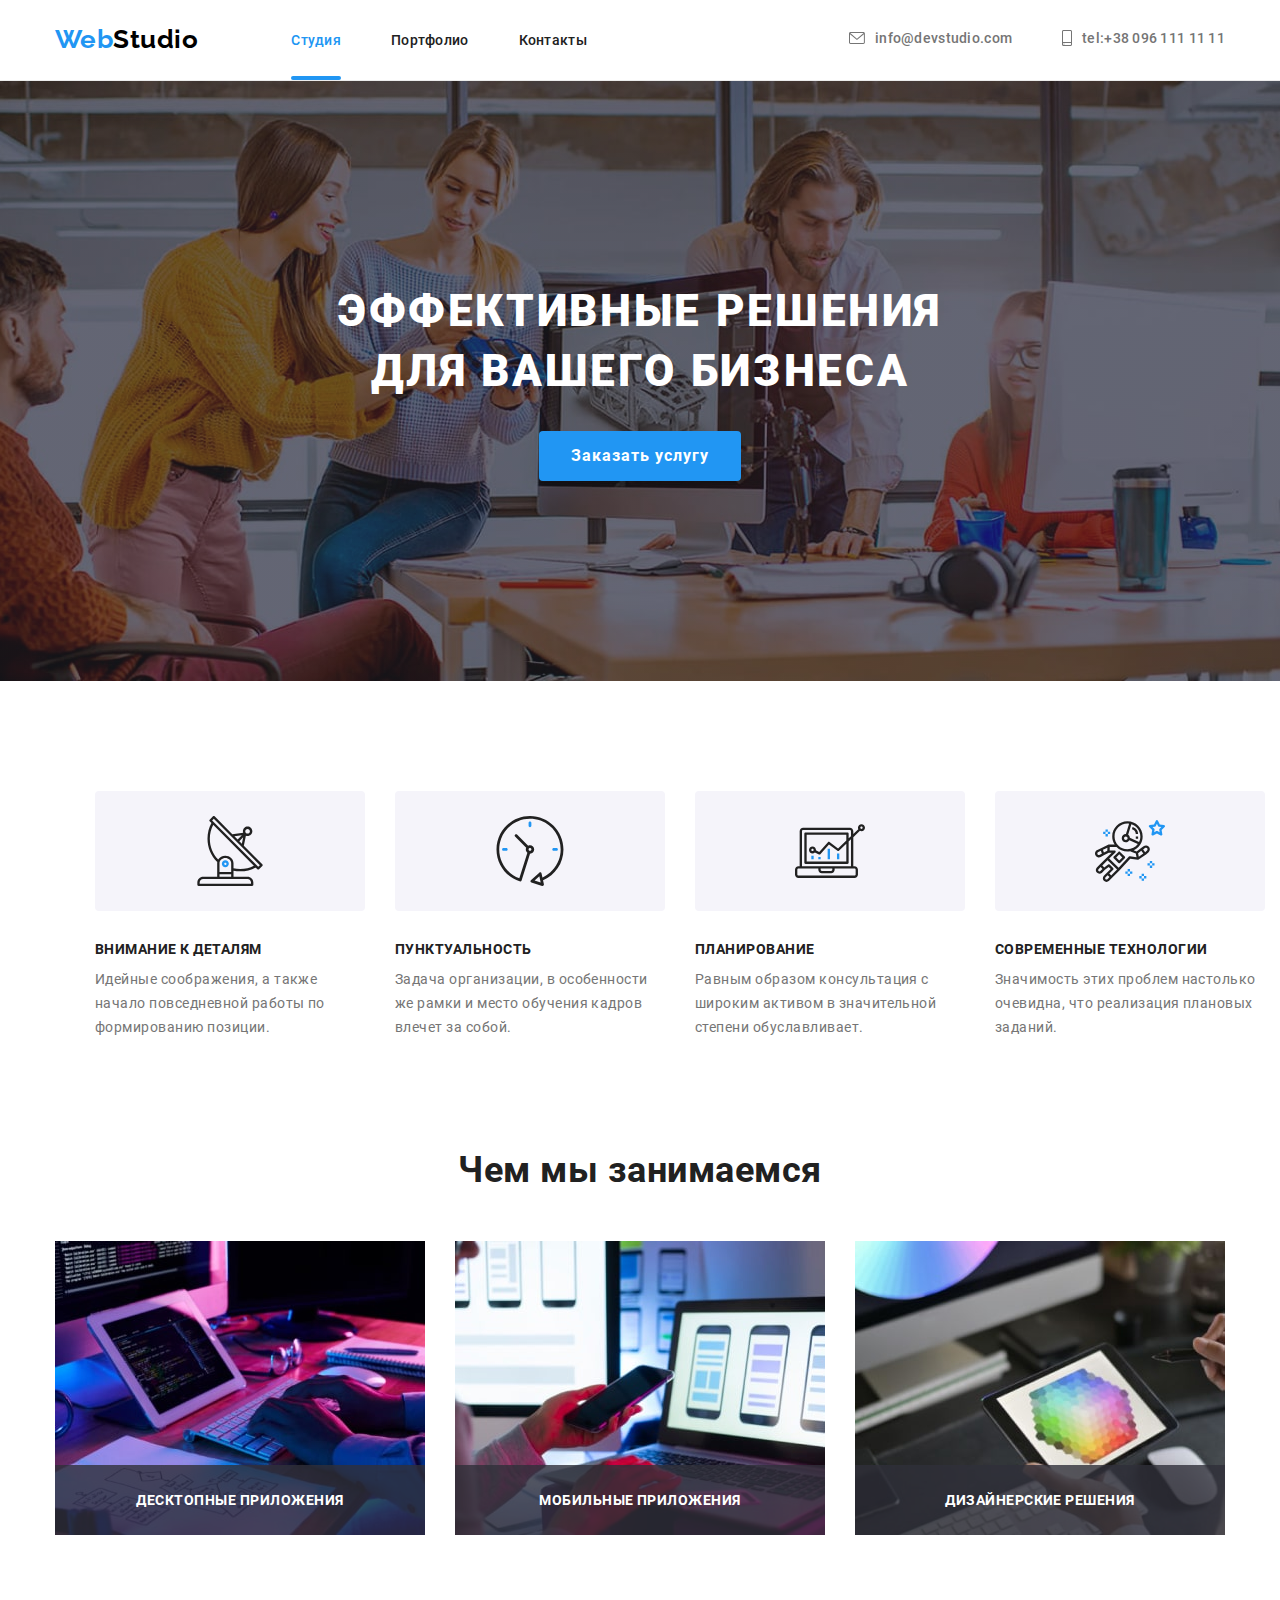
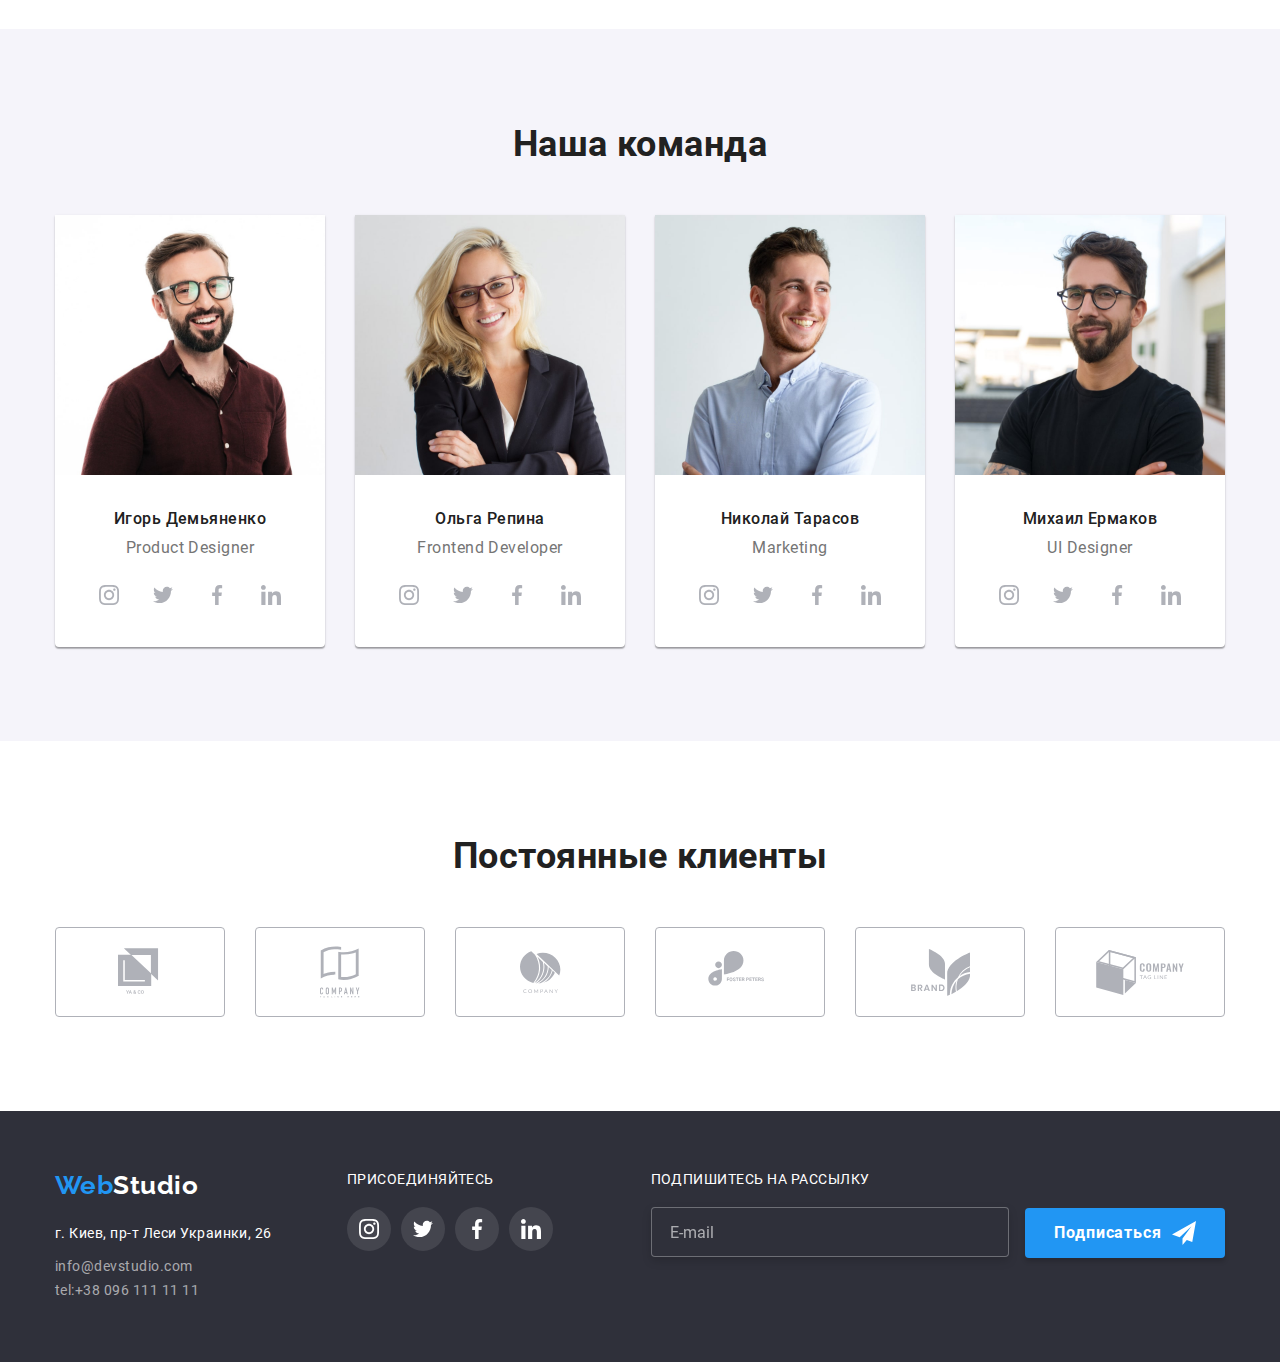
<file: index.html>
<!DOCTYPE html>
<html lang="ru">
<head>
    
    <meta charset="UTF-8">
    <meta name="viewport" content="width=device-width, initial-scale=1.0">
    <title>Document</title>
    <link rel="stylesheet" href="./css/main.min.css" />
   <!-- <link rel="stylesheet" href="https://cdnjs.com/libraries/modern-normalize" />
    <link rel="preconnect" href="https://fonts.gstatic.com">
    <link rel="preconnect" href="https://fonts.gstatic.com">
    <link href="https://fonts.googleapis.com/css2?family=Raleway:wght@700&family=Roboto:wght@400;500;700;900&display=swap"
        rel="stylesheet">-->
</head>
<body>
    <header>
        <!--Шапка сайта-->
        <div class="container main-nav">
        <nav class="nav">
        <a class="logo" href="index.html">Web<span class="logo__header">Studio</span></a>
            <ul class="nav__list">
                <li class="nav__item"> <a class="nav__link current" href="index.html">Студия</a> </li>
                <li class="nav__item"> <a class="nav__link" href="portfolio.html">Портфолио</a>  </li>
                <li class="nav__item"> <a class="nav__link" href="">Контакты</a> </li>
            </ul>
        </nav>
    
        <ul class="contacts__list">
            <li class="contacts__item"> 
                <a class="contacts__link" href="mailto:info@devstudio.com">
                  <svg class="contacts__icon" width="16" height="12">
                      <use href="images/symbol-defs.svg#icon-envelope"></use>
                  </svg>  
                    info@devstudio.com </a> 
            </li>

            <li class="contacts__item"> 
                <a class="contacts__link" href="tel:+380961111111"> 
                <svg class="contacts__icon" width="10" height="16">
                    <use href="images/symbol-defs.svg#icon-smartphone"></use>
                </svg>
                    tel:+38 096 111 11 11</a>
            </li>
        </ul>
        </div>
    </header>
<main>
    <!--блок герой-->
    <div class="overlay">
    <section class="hero__section" >
      <div class="container">
         <h1 class="hero__title"> Эффективные решения<br>для вашего бизнеса </h1>
        <button class="btn" type="button" data-modal-open> Заказать услугу </button>

        <!--Модальное окно-->

        <div class="backdrop is-hidden" data-modal>
            
            <div class="backdrop__modal">
                <button class="btn-close" type="button" data-modal-close>
                   <svg class="close-icon" width="30" height="30">
                       <use href="images/symbol-defs.svg#icon-close"></use>
                 </svg>
                </button>
            <form class="form__modal">
                <p class="form__title">Оставьте свои данные, мы вам перезвоним</p>

                <div class="form__field">
                    <label for="user_name" class="form__label">
                        <span class="text-label">Имя</span>
                    <div class="form-__svg">
                        <input type="text" name="username" id="user_name" class="form__input" />
                        <svg class="form__icon" width="18" height="18">
                             <use href="images/symbol-defs.svg#icon-person-black"></use>
                        </svg>
                    </div>
                    </label>
                </div>

                <div class="form__field">
                    <label for="user_phone" class="form__label">
                    <span class="text-label">Телефон</span>
                    <div class="form__svg">
                    <input type="tel" name="phone_number" id="user_phone" class="form__input" />
                        <svg class="form__icon" width="18" height="18">
                             <use href="images/symbol-defs.svg#icon-phone-black"></use>
                        </svg>
                    </div>
                    </label>
                </div>

                <div class="form__field">
                    <label for="user_email" class="form__label">
                        <span class="text-label">Почта</span>
                    <div class="form__svg">
                    <input type="email" name="email" id="user_email" class="form__input" />
                        <svg class="form__icon" width="18" height="18">
                            <use href="images/symbol-defs.svg#icon-email-black"></use>
                        </svg>
                    </div>
                    </label>

                </div>

                <div class="form__field" >
                    <label class="form__label">
                        <span class="text-label">Комментарий</span>
                    <textarea class="form__area" name="comment" placeholder="Введите текст"></textarea>
                    </label>
                </div>

                <div class="checkbox-form">
                    
                    <label class="check-label"> 
                    <input class="old-checkbox visually-hidden" type="checkbox" />
                    <div class="check-icon"></div>
                    Соглашаюсь с рассылкой и принимаю
                    <a class="link-agree" href="">Условия договора</a>
                    </label>
                </div>

                    <button class="btn-send" type="button">Отправить</button>
                    
            </form>
                
            </div>
            
        </div>


    </div>
    </section>
    </div>
    <section class="our-pluses__section">
        <!--Наши преимущества-->
        <div class="container">
        <h2 class="our-pluses__title visually-hidden">Наши преимущества</h2>
        <!--Нет на макете, будет потом скрыт-->
        <ul class="our-pluses__list">
            <li class="our-pluses__item">
               <div class="ground-of-icons">
                <svg class="icons-of-pluses">
                    <use href="images/symbol-defs.svg#icon-antenna-1"> </use>
                </svg>
            </div>
                <h3 class="our-pluses__title">Внимание к деталям</h3>
                <p class="our-pluses__description"> Идейные соображения, а также начало повседневной работы по формированию позиции. </p>
            </li>
            <li class="our-pluses__item">
                <div class="ground-of-icons">
                <svg class="icons-of-pluses">
                    <use href="images/symbol-defs.svg#icon-clock-1"> </use>
                </svg>
                </div>
                <h3 class="our-pluses__title">Пунктуальность</h3>
                <p class="our-pluses__description">Задача организации, в особенности же рамки и место обучения кадров влечет за собой.</p>
            </li>
            <li class="our-pluses__item">
                <div class="ground-of-icons">
                <svg class="icons-of-pluses">
                    <use href="images/symbol-defs.svg#icon-diagram-1"> </use>
                </svg>
                </div>
                <h3 class="our-pluses__title">Планирование</h3>
                <p class="our-pluses__description">Равным образом консультация с широким активом в значительной степени обуславливает.</p>
            </li>
            <li class="our-pluses__item">
                <div class="ground-of-icons">
                <svg class="icons-of-pluses">
                    <use href="images/symbol-defs.svg#icon-astronaut-1"> </use>
                </svg>
                </div>
                <h3 class="our-pluses__title">Современные технологии</h3>
                <p class="our-pluses__description">Значимость этих проблем настолько очевидна, что реализация плановых заданий.</p>
            </li>
        </ul>
        </div>
    </section>

    <!--Чем мы занимаемся-->
    <section class="we-do__block">
        <div class="container"> 
        <h2 class="we-do__title">Чем мы занимаемся</h2>
        <ul class="we-do__list">
            <li class="we-do__item">
                <div class="we-do__picture">
                <img src="images/box1-min.jpg" 
                alt="человек вводит алгоритм на планшете"
                width="370" />
                <p class="we-do__text">Десктопные приложения</p>
                </div>
            </li>
            <li class="we-do__item">
                <div class="we-do__picture">
                <img src="images/box2-min.jpg" 
                alt="человек держит смартфон"
                width="370" />
                <p class="we-do__text">Мобильные приложения</p>
                </div>
            </li>
            <li class="we-do__item">
                <div class="we-do__picture">
                <img src="images/box3-min.jpg" 
                alt="человек подбирает цветовую палитру на планшете"
                width="370" />
                <p class="we-do__text">Дизайнерские решения</p>
                </div>
            </li>
        </ul>
        </div>
    </section>

<!--Наша команда-->
    <section class="comands">
        <div class="container">
        <h2 class="comands__title">Наша команда</h2>
        <ul class="comands__list">
            <li class="comands__item">
                <div class="comands-card">
                <img 
                src="images/team_card1-min.jpg" 
                alt="сотрудник №1 мужчина в очках и в рубашке"
                width="270"/>
                <h3 class="comands-card__name">Игорь Демьяненко</h3>
                <p class="comands-card__profession">Product Designer</p>
                
              
                <ul class="team-link__list">
                    <li class="team-link__item">
                        <a class="team-link__link" href="">
                            <svg class="team-link__img">
                                <use href="images/symbol-defs.svg#icon-instagram-2"></use>
                            </svg>
                        </a>
                    </li>

                    <li class="team-link__item">
                        <a class="team-link__link" href="">
                            <svg class="team-link__img">
                                <use href="images/symbol-defs.svg#icon-twitter-1"></use>
                            </svg>
                        </a>

                    </li>

                    <li class="team-link__item">
                        <a class="team-link__link" href="">
                            <svg class="team-link__img">
                                <use href="images/symbol-defs.svg#icon-facebook-1"></use>
                            </svg>
                        </a>

                    </li>

                    <li class="team-link__item">
                        <a class="team-link__link" href="">
                            <svg class="team-link__img">
                                <use href="images/symbol-defs.svg#icon-linkedin-1"></use>
                            </svg>
                        </a>

                    </li>

                </ul>

              
                </div>
            </li>
            <li class="comands__item">
                <div class="comands-card">
                <img 
                src="images/team_card2-min.jpg" 
                alt="сотрудник №2 женщина в очках и в пиджаке" 
                width="270"/>
                <h3 class="comands-card__name">Ольга Репина</h3>
                <p class="comands-card__profession">Frontend Developer</p>

                <ul class="team-link__list">
                    <li class="team-link__item">
                        <a class="team-link__link" href="">
                            <svg class="team-link__img">
                                <use href="images/symbol-defs.svg#icon-instagram-2"></use>
                            </svg>
                        </a>
                    </li>
                
                    <li class="team-link__item">
                        <a class="team-link__link" href="">
                            <svg class="team-link__img">
                                <use href="images/symbol-defs.svg#icon-twitter-1"></use>
                            </svg>
                        </a>
                
                    </li>
                
                    <li class="team-link__item">
                        <a class="team-link__link" href="">
                            <svg class="team-link__img">
                                <use href="images/symbol-defs.svg#icon-facebook-1"></use>
                            </svg>
                        </a>
                
                    </li>
                
                    <li class="team-link__item">
                        <a class="team-link__link" href="">
                            <svg class="team-link__img">
                                <use href="images/symbol-defs.svg#icon-linkedin-1"></use>
                            </svg>
                        </a>
                
                    </li>
                
                </ul>

                </div>
            </li>
            <li class="comands__item">
                <div class="comands-card">
                <img 
                src="images/team_card3-min.jpg" 
                alt="сотрудник №3 мужчина в рубашке"
                width="270"/>           
                <h3 class="comands-card__name">Николай Тарасов</h3>
                <p class="comands-card__profession">Marketing</p>

                <ul class="team-link__list">
                    <li class="team-link__item">
                        <a class="team-link__link" href="">
                            <svg class="team-link__img">
                                <use href="images/symbol-defs.svg#icon-instagram-2"></use>
                            </svg>
                        </a>
                    </li>
                
                    <li class="team-link__item">
                        <a class="team-link__link" href="">
                            <svg class="team-link__img">
                                <use href="images/symbol-defs.svg#icon-twitter-1"></use>
                            </svg>
                        </a>
                
                    </li>
                
                    <li class="team-link__item">
                        <a class="team-link__link" href="">
                            <svg class="team-link__img">
                                <use href="images/symbol-defs.svg#icon-facebook-1"></use>
                            </svg>
                        </a>
                
                    </li>
                
                    <li class="team-link__item">
                        <a class="team-link__link" href="">
                            <svg class="team-link__img">
                                <use href="images/symbol-defs.svg#icon-linkedin-1"></use>
                            </svg>
                        </a>
                
                    </li>
                
                </ul>

                </div>
            </li>
            <li class="comands__item">
                <div class="comands-card">
                <img src="images/team_card4-min.jpg" 
                alt="сотрудник №4 мужчина в очках и в футболке"
                width="270"/>
                <h3 class="comands-card__name">Михаил Ермаков</h3>
                <p class="comands-card__profession">UI Designer</p>

                <ul class="team-link__list">
                    <li class="team-link__item">
                        <a class="team-link__link" href="">
                            <svg class="team-link__img">
                                <use href="images/symbol-defs.svg#icon-instagram-2"></use>
                            </svg>
                        </a>
                    </li>
                
                    <li class="team-link__item">
                        <a class="team-link__link" href="">
                            <svg class="team-link__img">
                                <use href="images/symbol-defs.svg#icon-twitter-1"></use>
                            </svg>
                        </a>
                
                    </li>
                
                    <li class="team-link__item">
                        <a class="team-link__link" href="">
                            <svg class="team-link__img">
                                <use href="images/symbol-defs.svg#icon-facebook-1"></use>
                            </svg>
                        </a>
                
                    </li>
                
                    <li class="team-link__item">
                        <a class="team-link__link" href="">
                            <svg class="team-link__img">
                                <use href="images/symbol-defs.svg#icon-linkedin-1"></use>
                            </svg>
                        </a>
                
                    </li>
                
                </ul>

                </div>
            </li>
        </ul>
        </div>
    </section>

<!--Постоянные клиенты-->

<section class="clients" >
    <div class="container">
    <h2 class="clients__title">Постоянные клиенты</h2> 
        <ul class="clients__list">
            <li class="clients__type">
                <a class="clients__link" href="">
                    <svg class="clients__icon" width="44.27" height="49.23">
                    <use href="images/symbol-defs.svg#icon-logo-1" ></use>
                    </svg>
                </a>
            </li>

            <li class="clients__type">
                <a class="clients__link" href="">
                    <svg class="clients__icon"  width="40" height="52">
                        <use href="images/symbol-defs.svg#icon-logo-2"></use>
                    </svg>
                </a>
            </li>

            <li class="clients__type">
                <a class="clients__link" href="">
                    <svg class="clients__icon" width="41" height="42.6">
                        <use href="images/symbol-defs.svg#icon-logo-3"></use>
                    </svg>
                </a>
            </li>

            <li class="clients__type">
                <a class="clients__link" href="">
                    <svg class="clients__icon" width="79.66" height="42.02">
                        <use href="images/symbol-defs.svg#icon-logo-4"></use>
                    </svg>
                </a>
            </li>

            <li class="clients__type">
                <a class="clients__link" href="">
                    <svg class="clients__icon" width="59" height="47">
                        <use href="images/symbol-defs.svg#icon-logo-5"></use>
                    </svg>
                </a>
            </li>

            <li class="clients__type">
                <a class="clients__link" href="">
                    <svg class="clients__icon" width="88.48" height="45.44">
                        <use href="images/symbol-defs.svg#icon-logo-6"></use>
                    </svg>
                </a>
            </li>
        </ul>
    </div>
</section>


</main>

<footer class="block-foot">
<div class="container">
    <div class="block-foot__general">
    <div class="block-foot__general1">
        <div class="footer-contacts">
        <a class="logo" href="index.html">Web<span class="logo__footer">Studio</span></a>
        <ul class="footer-contacts__list">
            <li>
            <address class="footer-contacts__address"> г. Киев, пр-т Леси Украинки, 26 </address>
            </li>
            <li> <a class="footer-contacts__item" href="mailto:info@devstudio.com"> info@devstudio.com </a> </li>
            <li> <a class="footer-contacts__item" href="tel:+380961111111"> tel:+38 096 111 11 11 </a> </li>
        </ul>
        </div>
    </div>
   
    <!--добавление блока соц. сети-->


    <div class="block-foot__general2">
    
        
        <h2 class="block-foot__title">Присоединяйтесь</h2>
        
        <ul class="block-foot__list">
            <li class="block-foot__item">
                <a class="block-foot__link" href="">
                <svg class="block-foot__img">
                    <use href="images/symbol-defs.svg#icon-instagram-2"></use>
                </svg>
                </a>
            </li>

            <li class="block-foot__item">
                <a class="block-foot__link" href="">
                <svg class="block-foot__img">
                    <use href="images/symbol-defs.svg#icon-twitter-1"></use>
                </svg>
                </a>
            </li>

            <li class="block-foot__item">
                <a class="block-foot__link"  href="">
                <svg class="block-foot__img">
                    <use href="images/symbol-defs.svg#icon-facebook-1"></use>
                </svg>
                </a>
            </li>

            <li class="block-foot__item">
                <a class="block-foot__link" href="">
                <svg class="block-foot__img">
                    <use href="images/symbol-defs.svg#icon-linkedin-1"></use>
                </svg>
                </a>
            </li>
        </ul>
    
    </div>
  
    <!--Добавление блока Подпишитесь на рассылку-->

    <div class="block-foot__general3">
        <h2 class="block-foot__title">Подпишитесь на рассылку</h2>
        <form>
            <label for="mail">
                <input class="block-foot__form" type="email" name="email" placeholder="E-mail"/>
            </label>
            <button class="foot-btn" type="button">Подписаться</button>
        </form>

    </div>


    </div>
</div>
</footer>
<script src="./js/modal.js"></script>   
</body>
</html>
</file>
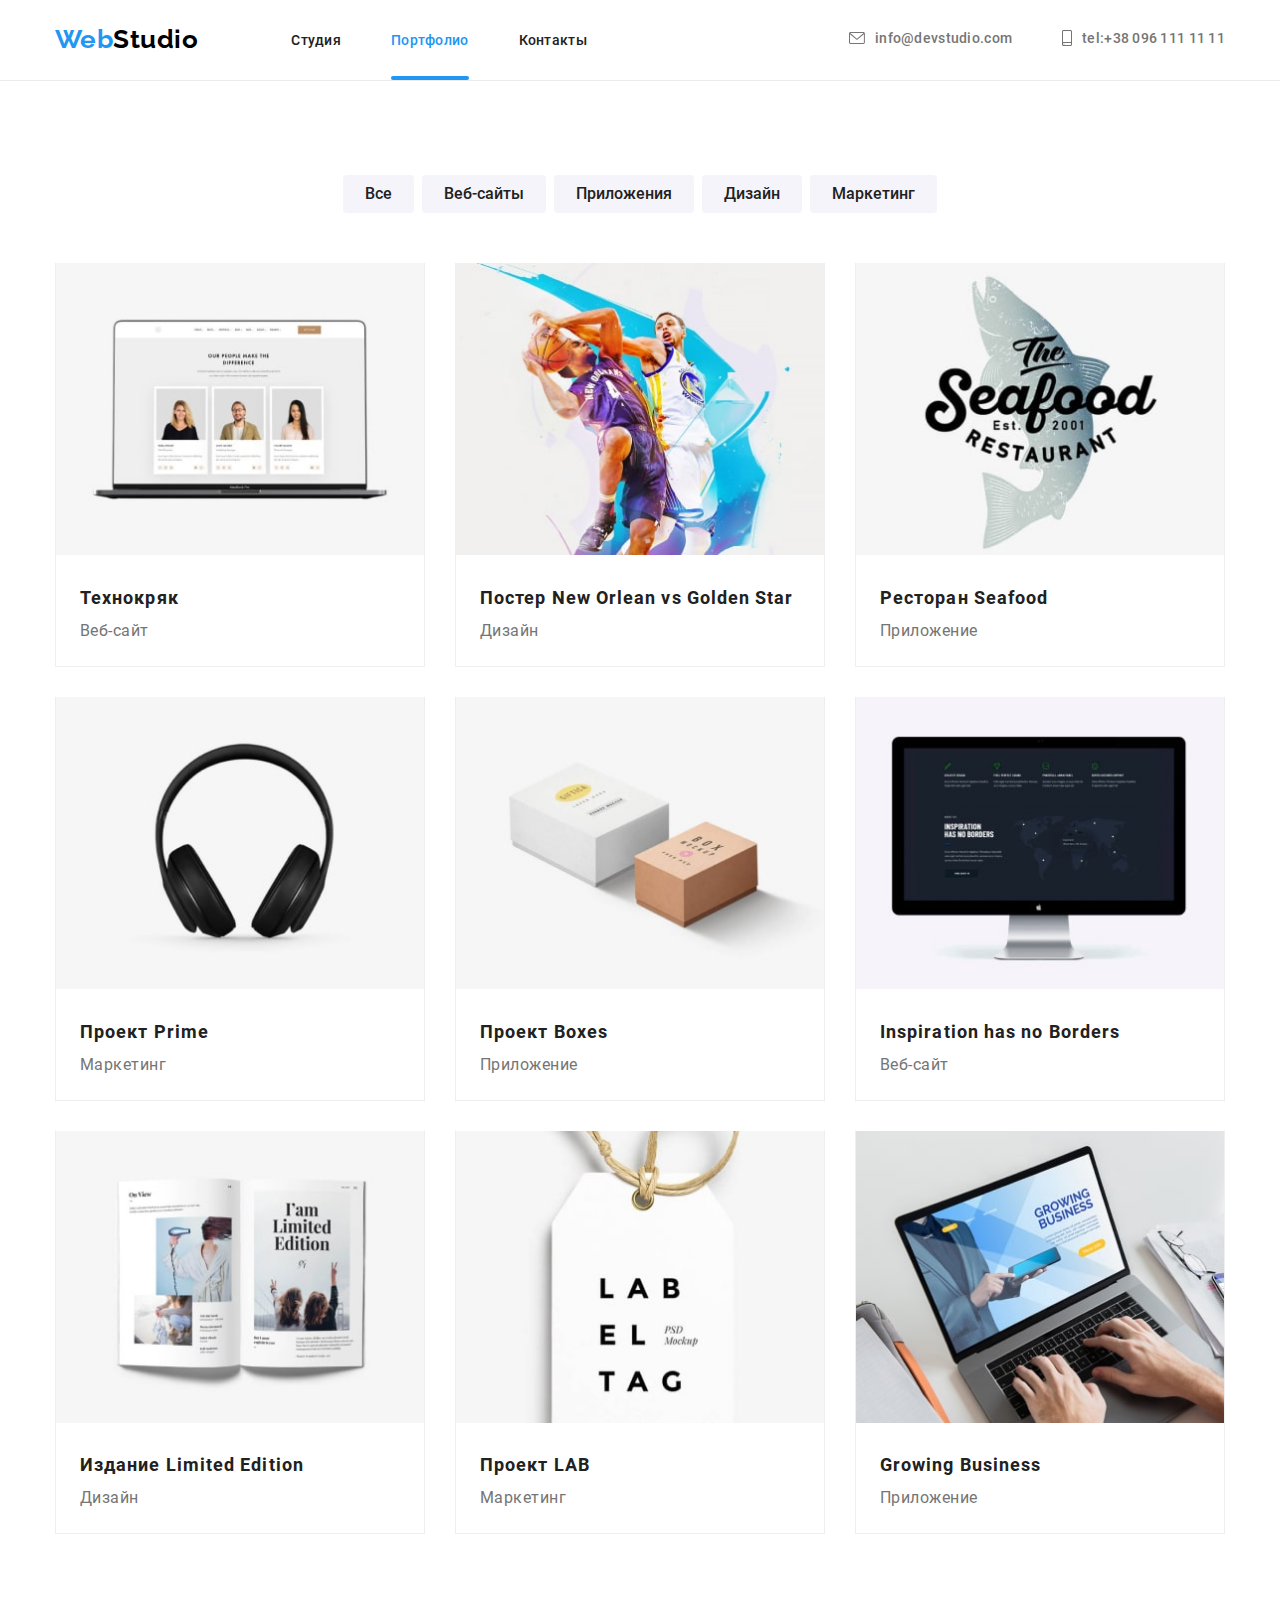
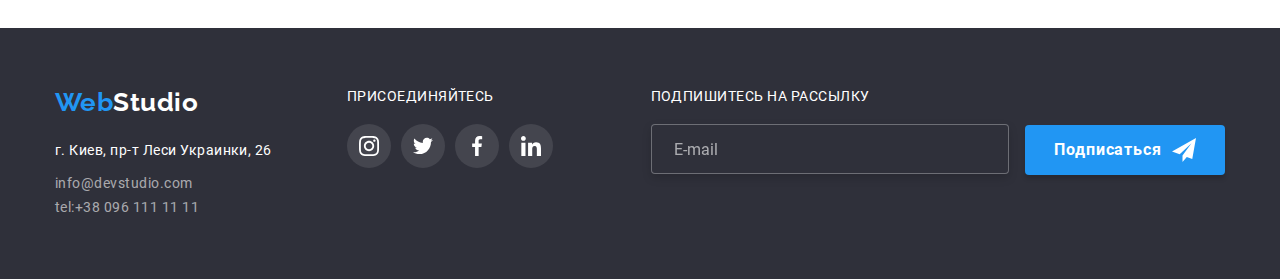
<file: portfolio.html>
<!DOCTYPE html>
<html lang="ru">
<head>
    
    <meta charset="UTF-8">
    <meta name="viewport" content="width=device-width, initial-scale=1.0">
    <title>Document</title>
    <link rel="stylesheet" href="./css/main.min.css" />
   <!-- <link rel="stylesheet" href="https://cdnjs.com/libraries/modern-normalize" />
    <link rel="preconnect" href="https://fonts.gstatic.com">
    <link rel="preconnect" href="https://fonts.gstatic.com">
    <link href="https://fonts.googleapis.com/css2?family=Raleway:wght@700&family=Roboto:wght@400;500;700;900&display=swap"
        rel="stylesheet">-->
</head>
<body>
    <header>
        <!--Шапка сайта-->
        <div class="container main-nav">
        <nav class="nav">
            <a class="logo" href="index.html">Web<span class="logo__header">Studio</span></a>
            <ul class="nav__list">
                <li class="nav__item"> <a class="nav__link" href="index.html">Студия</a> </li>
                <li class="nav__item"> <a class="nav__link current" href="portfolio.html">Портфолио</a> </li>
                <li class="nav__item"> <a class="nav__link" href="">Контакты</a> </li>
            </ul>
        </nav>
    
        <ul class="contacts__list">
            <li class="contacts__item">
                <a class="contacts__link" href="mailto:info@devstudio.com">
                    <svg class="contacts__icon" width="16" height="12">
                        <use href="images/symbol-defs.svg#icon-envelope"></use>
                    </svg>
                    info@devstudio.com </a>
            </li>
            
            <li class="contacts__item">
                <a class="contacts__link" href="tel:+380961111111">
                    <svg class="contacts__icon" width="10" height="16">
                        <use href="images/symbol-defs.svg#icon-smartphone"></use>
                    </svg>
                    tel:+38 096 111 11 11</a>
            </li>
        </ul>
        </div>
    </header>
<main>
<section class="portfolio__section">
    <!--блок предложений компании-->
<div class="container">
        <h1 class="portfolio__title visually-hidden">Портфолио</h1>
        <h2 class="portfolio__works visually-hidden">Выбор работ</h2>
    
    <ul class="btn-selection">
        <li class="btn-selection__item"><button class="btn-choice" type="button">Все</button></li>
        <li class="btn-selection__item"><button class="btn-choice" type="button">Веб-сайты</button></li>
        <li class="btn-selection__item"><button class="btn-choice" type="button">Приложения</button></li>
        <li class="btn-selection__item"><button class="btn-choice" type="button">Дизайн</button></li>
        <li class="btn-selection__item"><button class="btn-choice" type="button">Маркетинг</button></li>
    </ul>   
   
    <!--Блок проектов компании-->
    <h2 class="studio-projects__title visually-hidden">Проекты студии</h2>
    <ul class="studio-projects__list">
        <li class="studio-projects__item">
            <a class="studio-projects__link" href="">
            <div class="context-card">
                <div class="card-overlay__decore">
                <img src="images/technokryak-min.jpg" 
                alt="открытый ноутбук с сайтом" width="370"/>
                    <div class="card-overlay">
                    <p class=card-overlay__description>Технокряк это современная площадка распространения коронавируса. Компании используют эту платформу для цифрового шпионажа и атак на защищённые сервера конкурентов.</p>         
                    </div>
                </div>
                <div class="decor">
                <h3 class="decor__name">Технокряк</h3>
                <p class="decor__type">Веб-сайт</p>
                </div>    
            </div>
            </a>
        </li>
        <li  class="studio-projects__item">
            <a class="studio-projects__link" href="">
            <div class="context-card">
                <div class="card-overlay__decore">
                <img src="images/poster-min.jpg" 
                alt="двое мужчин баскетболистов" width="370"/>
                <div class="card-overlay">
                    <p class="card-overlay__description">Технокряк это современная площадка распространения коронавируса. Компании используют эту платформу для цифрового шпионажа и атак на защищённые сервера конкурентов.</p>         
                </div>
                </div>
            <div class="decor">
            <h3 class="decor__name">Постер New Orlean vs Golden Star</h3>
            <p class="decor__type">Дизайн</p>
            </div>
            </div>
            </a>
        </li>
        <li class="studio-projects__item"> 
            <a class="studio-projects__link" href="">
            <div class="context-card">
                <div class="card-overlay__decore">
                <img src="images/restorant-sea-food-min.jpg" 
                alt="рыба" width="370"/>
                <div class="card-overlay">
                    <p class="card-overlay__description">Технокряк это современная площадка распространения коронавируса. Компании используют эту платформу для цифрового шпионажа и атак на защищённые сервера конкурентов.</p>         
                </div>
                </div>
            <div class="decor">
            <h3 class="decor__name">Ресторан Seafood</h3>
            <p class="decor__type">Приложение</p>
            </div>
            </div>
            </a>
        </li>
        <li class="studio-projects__item">
            <a class="studio-projects__link" href="">
            <div class="context-card">
                <div class="card-overlay__decore">
                <img src="images/proekt-prime-min.jpg" 
                alt="наушники" width="370"/>
                <div class="card-overlay">
                    <p class="card-overlay__description">Технокряк это современная площадка распространения коронавируса. Компании используют эту платформу для цифрового шпионажа и атак на защищённые сервера конкурентов.</p>         
                </div>
                </div>
            <div class="decor">
            <h3 class="decor__name">Проект Prime</h3>
            <p class="decor__type">Маркетинг</p>
            </div>
            </div>
            </a>
        </li>
        <li class="studio-projects__item">
            <a  class="studio-projects__link" href="">
            <div class="context-card">
                <div class="card-overlay__decore">
                <img src="images/proekt-boxex-min.jpg" 
                alt="коробки" width="370"/>
                <div class="card-overlay">
                    <p class="card-overlay__description">Технокряк это современная площадка распространения коронавируса. Компании используют эту платформу для цифрового шпионажа и атак на защищённые сервера конкурентов.</p>         
                </div>
                </div>
            <div class="decor">
            <h3 class="decor__name">Проект Boxes</h3>
            <p class="decor__type">Приложение</p>
            </div>
            </div>
            </a>
        </li>
        <li class="studio-projects__item">
            <a class="studio-projects__link" href="">
            <div class="context-card">
                <div class="card-overlay__decore">
                <img src="images/inspiration-has-no-borders-min.jpg" 
                alt="Компьютер-моноблок с сайтом на мониторе" width="370" />
                <div class="card-overlay">
                    <p class="card-overlay__description">Технокряк это современная площадка распространения коронавируса. Компании используют эту платформу для цифрового шпионажа и атак на защищённые сервера конкурентов.</p>         
                </div>
                </div>
            <div class="decor">
            <h3 class="decor__name">Inspiration has no Borders</h3>
            <p class="decor__type">Веб-сайт</p>
            </div>
            </div>
            </a>
        </li>
        <li class="studio-projects__item">
            <a class="studio-projects__link" href="">
            <div class="context-card">
                <div class="card-overlay__decore">
                <img src="images/izdanie-limited-edition-min.jpg" 
                alt="открытая книга" width="370"/>
                <div class="card-overlay">
                    <p class="card-overlay__description">Технокряк это современная площадка распространения коронавируса. Компании используют эту платформу для цифрового шпионажа и атак на защищённые сервера конкурентов.</p>         
                </div>
                </div>
            <div class="decor">
            <h3 class="decor__name">Издание Limited Edition</h3>
            <p class="decor__type">Дизайн</p>
            </div>
            </div>
            </a>
        </li>
        <li class="studio-projects__item">
            <a class="studio-projects__link" href="">
            <div class="context-card">
                <div class="card-overlay__decore">
                <img src="images/proekt-lab-min.jpg" 
                alt="бирка-лейбл" width="370"/>
                <div class="card-overlay">
                    <p class="card-overlay__description">Технокряк это современная площадка распространения коронавируса. Компании используют эту платформу для цифрового шпионажа и атак на защищённые сервера конкурентов.</p>         
                </div>
                </div>
            <div class="decor">
            <h3 class="decor__name">Проект LAB</h3>
            <p class="decor__type">Маркетинг</p>
            </div>
            </div>
            </a>
        </li>
        <li class="studio-projects__item">
            <a class="studio-projects__link" href="">
            <div class="context-card">
                <div class="card-overlay__decore">
                <img src="images/growing-business-min.jpg" 
                alt="человек печатает на ноутбуке" width="370"/>
                <div class="card-overlay">
                    <p class="card-overlay__description">Технокряк это современная площадка распространения коронавируса. Компании используют эту платформу для цифрового шпионажа и атак на защищённые сервера конкурентов.</p>         
                </div>
                </div>
            <div class="decor">
            <h3 class="decor__name">Growing Business</h3>
            <p class="decor__type">Приложение</p>
            </div>
            </div>
            </a>
        </li>
    </ul>
    </div>

       
        

</section>

</main>

<footer class="block-foot">
    <div class="container">
        <div class="block-foot__general">
            <div class="block-foot__general1">
                <div class="footer-contacts">
                    <a class="logo" href="index.html">Web<span class="logo__footer">Studio</span></a>
                    <ul class="footer-contacts__list">
                        <li>
                            <address class="footer-contacts__address"> г. Киев, пр-т Леси Украинки, 26 </address>
                        </li>
                        <li> <a class="footer-contacts__item" href="mailto:info@devstudio.com"> info@devstudio.com </a> </li>
                        <li> <a class="footer-contacts__item" href="tel:+380961111111"> tel:+38 096 111 11 11 </a> </li>
                    </ul>
                </div>
            </div>

            <!--добавление блока соц. сети-->


            <div class="block-foot__general2">


                <h2 class="block-foot__title">Присоединяйтесь</h2>

                <ul class="block-foot__list">
                    <li class="block-foot__item">
                        <a class="block-foot__link" href="">
                            <svg class="block-foot__img">
                                <use href="images/symbol-defs.svg#icon-instagram-2"></use>
                            </svg>
                        </a>
                    </li>

                    <li class="block-foot__item">
                        <a class="block-foot__link" href="">
                            <svg class="block-foot__img">
                                <use href="images/symbol-defs.svg#icon-twitter-1"></use>
                            </svg>
                        </a>
                    </li>

                    <li class="block-foot__item">
                        <a class="block-foot__link" href="">
                            <svg class="block-foot__img">
                                <use href="images/symbol-defs.svg#icon-facebook-1"></use>
                            </svg>
                        </a>
                    </li>

                    <li class="block-foot__item">
                        <a class="block-foot__link" href="">
                            <svg class="block-foot__img">
                                <use href="images/symbol-defs.svg#icon-linkedin-1"></use>
                            </svg>
                        </a>
                    </li>
                </ul>

            </div>

<!--Добавление блока Подпишитесь на рассылку-->

        <div class="block-foot__general3">
            <h2 class="block-foot__title">Подпишитесь на рассылку</h2>
            <form>
                 <label for="mail">
                     <input class="block-foot__form" type="email" name="email" placeholder=" E-mail" />
                </label>
                <button class="foot-btn" type="button">Подписаться</button>
            </form>

        </div>



        </div>
    </div>
</footer>

</body>
</html>
</file>
<file: css/main.min.css>
/*! modern-normalize v1.0.0 | MIT License | https://github.com/sindresorhus/modern-normalize */*,*::before,*::after{-webkit-box-sizing:border-box;box-sizing:border-box}:root{-moz-tab-size:4;-o-tab-size:4;tab-size:4}html{line-height:1.15;-webkit-text-size-adjust:100%}body{margin:0}body{font-family:system-ui,-apple-system,"Segoe UI",Roboto,Helvetica,Arial,sans-serif,"Apple Color Emoji","Segoe UI Emoji"}hr{height:0;color:inherit}abbr[title]{-webkit-text-decoration:underline dotted;text-decoration:underline dotted}b,strong{font-weight:bolder}code,kbd,samp,pre{font-family:ui-monospace, SFMono-Regular, Consolas, 'Liberation Mono', Menlo, monospace;font-size:1em}small{font-size:80%}sub,sup{font-size:75%;line-height:0;position:relative;vertical-align:baseline}sub{bottom:-0.25em}sup{top:-0.5em}table{text-indent:0;border-color:inherit}button,input,optgroup,select,textarea{font-family:inherit;font-size:100%;line-height:1.15;margin:0}button,select{text-transform:none}button,[type='button'],[type='reset'],[type='submit']{-webkit-appearance:button}::-moz-focus-inner{border-style:none;padding:0}:-moz-focusring{outline:1px dotted ButtonText}:-moz-ui-invalid{box-shadow:none}legend{padding:0}progress{vertical-align:baseline}::-webkit-inner-spin-button,::-webkit-outer-spin-button{height:auto}[type='search']{-webkit-appearance:textfield;outline-offset:-2px}::-webkit-search-decoration{-webkit-appearance:none}::-webkit-file-upload-button{-webkit-appearance:button;font:inherit}summary{display:list-item}@font-face{font-family:'Roboto';font-style:normal;font-weight:400;src:url("../fonts/roboto-v20-latin_cyrillic-ext_cyrillic-regular.eot");src:local(""),url("../fonts/roboto-v20-latin_cyrillic-ext_cyrillic-regular.eot?#iefix") format("embedded-opentype"),url("../fonts/roboto-v20-latin_cyrillic-ext_cyrillic-regular.woff2") format("woff2"),url("../fonts/roboto-v20-latin_cyrillic-ext_cyrillic-regular.woff") format("woff"),url("../fonts/roboto-v20-latin_cyrillic-ext_cyrillic-regular.ttf") format("truetype"),url("../fonts/roboto-v20-latin_cyrillic-ext_cyrillic-regular.svg#Roboto") format("svg")}@font-face{font-family:'Roboto';font-style:normal;font-weight:500;src:url("../fonts/roboto-v20-latin_cyrillic-ext_cyrillic-500.eot");src:local(""),url("../fonts/roboto-v20-latin_cyrillic-ext_cyrillic-500.eot?#iefix") format("embedded-opentype"),url("../fonts/roboto-v20-latin_cyrillic-ext_cyrillic-500.woff2") format("woff2"),url("../fonts/roboto-v20-latin_cyrillic-ext_cyrillic-500.woff") format("woff"),url("../fonts/roboto-v20-latin_cyrillic-ext_cyrillic-500.ttf") format("truetype"),url("../fonts/roboto-v20-latin_cyrillic-ext_cyrillic-500.svg#Roboto") format("svg")}@font-face{font-family:'Roboto';font-style:normal;font-weight:700;src:url("../fonts/roboto-v20-latin_cyrillic-ext_cyrillic-700.eot");src:local(""),url("../fonts/roboto-v20-latin_cyrillic-ext_cyrillic-700.eot?#iefix") format("embedded-opentype"),url("../fonts/roboto-v20-latin_cyrillic-ext_cyrillic-700.woff2") format("woff2"),url("../fonts/roboto-v20-latin_cyrillic-ext_cyrillic-700.woff") format("woff"),url("../fonts/roboto-v20-latin_cyrillic-ext_cyrillic-700.ttf") format("truetype"),url("../fonts/roboto-v20-latin_cyrillic-ext_cyrillic-700.svg#Roboto") format("svg")}@font-face{font-family:'Roboto';font-style:normal;font-weight:900;src:url("../fonts/roboto-v20-latin_cyrillic-ext_cyrillic-900.eot");src:local(""),url("../fonts/roboto-v20-latin_cyrillic-ext_cyrillic-900.eot?#iefix") format("embedded-opentype"),url("../fonts/roboto-v20-latin_cyrillic-ext_cyrillic-900.woff2") format("woff2"),url("../fonts/roboto-v20-latin_cyrillic-ext_cyrillic-900.woff") format("woff"),url("../fonts/roboto-v20-latin_cyrillic-ext_cyrillic-900.ttf") format("truetype"),url("../fonts/roboto-v20-latin_cyrillic-ext_cyrillic-900.svg#Roboto") format("svg")}@font-face{font-family:'Raleway';font-style:normal;font-weight:400;src:url("../fonts/raleway-v19-latin_cyrillic-regular.eot");src:local(""),url("../fonts/raleway-v19-latin_cyrillic-regular.eot?#iefix") format("embedded-opentype"),url("../fonts/raleway-v19-latin_cyrillic-regular.woff2") format("woff2"),url("../fonts/raleway-v19-latin_cyrillic-regular.woff") format("woff"),url("../fonts/raleway-v19-latin_cyrillic-regular.ttf") format("truetype"),url("../fonts/raleway-v19-latin_cyrillic-regular.svg#Raleway") format("svg")}@font-face{font-family:'Raleway';font-style:normal;font-weight:700;src:url("../fonts/raleway-v19-latin_cyrillic-700.eot");src:local(""),url("../fonts/raleway-v19-latin_cyrillic-700.eot?#iefix") format("embedded-opentype"),url("../fonts/raleway-v19-latin_cyrillic-700.woff2") format("woff2"),url("../fonts/raleway-v19-latin_cyrillic-700.woff") format("woff"),url("../fonts/raleway-v19-latin_cyrillic-700.ttf") format("truetype"),url("../fonts/raleway-v19-latin_cyrillic-700.svg#Raleway") format("svg")}.main-nav,.nav,.we-do__block .we-do__list,.comands__list,.team-link__list,.team-link__list .team-link__link,.clients .clients__link,.block-foot__list .block-foot__link{display:-webkit-box;display:-ms-flexbox;display:flex;-webkit-box-align:center;-ms-flex-align:center;align-items:center}.our-pluses__section__list,.we-do__block .we-do__list,.comands__list,.clients__list,.block-foot__list,.portfolio__section .studio-projects__list{margin:0;padding:0}body,.form__area::-webkit-input-placeholder,.block-foot__form::-webkit-input-placeholder{font-family:Roboto,sans-serif;font-style:normal;font-weight:normal}body,.form__area:-ms-input-placeholder,.block-foot__form:-ms-input-placeholder{font-family:Roboto,sans-serif;font-style:normal;font-weight:normal}body,.form__area::-ms-input-placeholder,.block-foot__form::-ms-input-placeholder{font-family:Roboto,sans-serif;font-style:normal;font-weight:normal}body,.form__area::placeholder,.block-foot__form::placeholder{font-family:Roboto,sans-serif;font-style:normal;font-weight:normal}.btn-send,.foot-btn{width:200px;height:50px;border-radius:4px;letter-spacing:0.06em;font-size:16px;line-height:30px}.team-link__list .team-link__img,.block-foot__list .block-foot__img{width:20px;height:20px}.we-do__block .we-do__title,.comands__title,.clients__title{font-weight:bold;font-size:36px;line-height:42px;text-align:center;color:#212121;margin:0;padding-bottom:50px}.block-foot__general2 .block-foot__title,.block-foot__general3 .block-foot__title{font-weight:normal;font-size:14px;line-height:16px;text-transform:uppercase;color:#fff;margin:0;padding-bottom:20px}body{background-color:#fff;color:#757575;letter-spacing:.03em;margin:0}.container{width:1200px;margin-left:auto;margin-right:auto;padding:0 15px;-webkit-box-sizing:border-box;box-sizing:border-box}.visually-hidden{position:absolute;clip:rect(0 0 0 0);width:1px;height:1px;margin:-1px}ul,a{list-style:none;text-decoration:none}header{border-bottom:1px solid #ececec}li{margin:0}img{display:blok;max-width:100%;height:auto}.logo,.logo__header,.logo__footer{font-family:Raleway,sans-serif;font-weight:bold;font-size:26px;color:#2196f3}.logo__header{color:#000}.logo__footer{color:#fff}.nav__list{display:-webkit-box;display:-ms-flexbox;display:flex;margin:0 0 0 93px;padding-left:0}.nav__list .nav__item:not(:last-child){margin-right:50px}.nav__list .nav__link{display:block;font-weight:500;font-size:14px;line-height:16px;letter-spacing:0.02em;color:#212121;padding:32px 0}.nav__list .nav__link:hover,.nav__list .nav__link:focus,.nav__list .nav__link:active,.nav__list .nav__link.current{color:#2196f3}.nav__link{display:inline-block;position:relative;text-decoration:none;-webkit-transition:-webkit-transform 250ms cubic-bezier(0.4, 0, 0.2, 1);transition:-webkit-transform 250ms cubic-bezier(0.4, 0, 0.2, 1);transition:transform 250ms cubic-bezier(0.4, 0, 0.2, 1);transition:transform 250ms cubic-bezier(0.4, 0, 0.2, 1), -webkit-transform 250ms cubic-bezier(0.4, 0, 0.2, 1);-webkit-transition-property:background-color;transition-property:background-color}.nav__link:hover::before,.nav__link:focus::before,.nav__link:active:before,.nav__link.current::before{display:block;position:absolute;content:"";width:100%;height:4px;top:76px;background:#2196f3;border-radius:2px}.contacts__list{display:-webkit-box;display:-ms-flexbox;display:flex;margin-left:auto;margin-top:0;margin-bottom:0}.contacts__list .contacts__link{display:-webkit-inline-box;display:-ms-inline-flexbox;display:inline-flex;-webkit-box-pack:center;-ms-flex-pack:center;justify-content:center;-webkit-box-align:center;-ms-flex-align:center;align-items:center;-webkit-transition:-webkit-transform 250ms cubic-bezier(0.4, 0, 0.2, 1);transition:-webkit-transform 250ms cubic-bezier(0.4, 0, 0.2, 1);transition:transform 250ms cubic-bezier(0.4, 0, 0.2, 1);transition:transform 250ms cubic-bezier(0.4, 0, 0.2, 1), -webkit-transform 250ms cubic-bezier(0.4, 0, 0.2, 1);-webkit-transition-property:background-color;transition-property:background-color}.contacts__list .contacts__icon{padding:0;margin-right:10px;fill:currentColor}.contacts__list .contacts__link{color:#757575;font-weight:500;font-size:14px;line-height:16px;letter-spacing:0.02em;-webkit-transition:-webkit-transform 250ms cubic-bezier(0.4, 0, 0.2, 1);transition:-webkit-transform 250ms cubic-bezier(0.4, 0, 0.2, 1);transition:transform 250ms cubic-bezier(0.4, 0, 0.2, 1);transition:transform 250ms cubic-bezier(0.4, 0, 0.2, 1), -webkit-transform 250ms cubic-bezier(0.4, 0, 0.2, 1);-webkit-transition-property:background-color;transition-property:background-color}.contacts__list .contacts__item+.contacts__item{margin-left:50px}.contacts__list .contacts__link:hover,.contacts__list .contacts__link:focus{color:#2196f3}.overlay{height:600px;max-width:1600px;margin-left:auto;margin-right:auto;background-color:#c4c4c4;background-image:-webkit-gradient(linear, left top, right top, from(rgba(47,48,58,0.4)), to(rgba(47,48,58,0.4))),url(../images/img-min.jpg),url(../images/img-overlay-min.jpg);background-image:linear-gradient(to right, rgba(47,48,58,0.4), rgba(47,48,58,0.4)),url(../images/img-min.jpg),url(../images/img-overlay-min.jpg);background-repeat:no-repeat;background-size:cover;background-position:center}.backdrop{position:fixed;top:0;left:0;width:100%;height:100%;background-color:rgba(0,0,0,0.2);opacity:1;z-index:1}.backdrop.is-hidden{opacity:0;pointer-events:none}.backdrop__modal{position:absolute;top:50%;left:50%;-webkit-transform:translate(-50%, -50%);transform:translate(-50%, -50%);margin:auto;padding:auto;width:528px;height:581px;background-color:#fff}.btn-close{float:right;padding:0;background-color:#fff;border:none;-webkit-transition:-webkit-transform 250ms cubic-bezier(0.4, 0, 0.2, 1);transition:-webkit-transform 250ms cubic-bezier(0.4, 0, 0.2, 1);transition:transform 250ms cubic-bezier(0.4, 0, 0.2, 1);transition:transform 250ms cubic-bezier(0.4, 0, 0.2, 1), -webkit-transform 250ms cubic-bezier(0.4, 0, 0.2, 1);-webkit-transition-property:fill;transition-property:fill}.btn-close .close-icon{margin-top:8px;margin-right:8px;background:#fff}.btn-close:focus,.btn-close:hover{fill:#2196f3;cursor:pointer}.form__title{width:448px;height:23px;font-weight:bold;font-size:20px;line-height:23px;text-align:center;color:#212121;margin:40px 40px 12px;padding:0}.form__field{display:inline-block;position:relative;padding:0;margin:0px 40px 10px;-webkit-transition:-webkit-transform 250ms cubic-bezier(0.4, 0, 0.2, 1);transition:-webkit-transform 250ms cubic-bezier(0.4, 0, 0.2, 1);transition:transform 250ms cubic-bezier(0.4, 0, 0.2, 1);transition:transform 250ms cubic-bezier(0.4, 0, 0.2, 1), -webkit-transform 250ms cubic-bezier(0.4, 0, 0.2, 1)}.form__label{display:block}.form__input{width:448px;height:40px;border:1px solid rgba(33,33,33,0.2);-webkit-box-sizing:border-box;box-sizing:border-box;border-radius:4px;-webkit-transition:-webkit-transform 250ms cubic-bezier(0.4, 0, 0.2, 1);transition:-webkit-transform 250ms cubic-bezier(0.4, 0, 0.2, 1);transition:transform 250ms cubic-bezier(0.4, 0, 0.2, 1);transition:transform 250ms cubic-bezier(0.4, 0, 0.2, 1), -webkit-transform 250ms cubic-bezier(0.4, 0, 0.2, 1);-webkit-transition-property:border;transition-property:border;padding-left:42px}.form__input:focus,.form__input:hover{border:1px solid #2196f3;outline:none}.form__input:focus+.form__icon,.form__input:hover+.form__icon,.form__icon:focus,.form__icon:hover{fill:#2196f3}.form__svg{position:relative}.form__icon{display:inline-block;position:absolute;top:50%;left:12px;-webkit-transform:translateY(-50% 50%);transform:translateY(-50% 50%);-webkit-transition:-webkit-transform 250ms cubic-bezier(0.4, 0, 0.2, 1);transition:-webkit-transform 250ms cubic-bezier(0.4, 0, 0.2, 1);transition:transform 250ms cubic-bezier(0.4, 0, 0.2, 1);transition:transform 250ms cubic-bezier(0.4, 0, 0.2, 1), -webkit-transform 250ms cubic-bezier(0.4, 0, 0.2, 1);-webkit-transition-property:fill;transition-property:fill}.text-label{width:25px;height:14px;font-size:12px;line-height:14px;letter-spacing:0.01em;color:#757575;float:left;padding-bottom:4px}.form__area{width:448px;height:120px;border:1px solid rgba(33,33,33,0.2);-webkit-box-sizing:border-box;box-sizing:border-box;border-radius:4px;resize:none;-webkit-transition:-webkit-transform 250ms cubic-bezier(0.4, 0, 0.2, 1);transition:-webkit-transform 250ms cubic-bezier(0.4, 0, 0.2, 1);transition:transform 250ms cubic-bezier(0.4, 0, 0.2, 1);transition:transform 250ms cubic-bezier(0.4, 0, 0.2, 1), -webkit-transform 250ms cubic-bezier(0.4, 0, 0.2, 1);-webkit-transition-property:border;transition-property:border}.form__area:hover,.form__area:focus{border:1px solid #2196f3;outline:none}.form__area::-webkit-input-placeholder{width:416px;height:96px;padding-top:12px;padding-left:16px;font-size:12px;line-height:14px;letter-spacing:0.01em;color:rgba(117,117,117,0.5)}.form__area:-ms-input-placeholder{width:416px;height:96px;padding-top:12px;padding-left:16px;font-size:12px;line-height:14px;letter-spacing:0.01em;color:rgba(117,117,117,0.5)}.form__area::-ms-input-placeholder{width:416px;height:96px;padding-top:12px;padding-left:16px;font-size:12px;line-height:14px;letter-spacing:0.01em;color:rgba(117,117,117,0.5)}.form__area::placeholder{width:416px;height:96px;padding-top:12px;padding-left:16px;font-size:12px;line-height:14px;letter-spacing:0.01em;color:rgba(117,117,117,0.5)}.checkbox-form{position:relative;margin-top:20px;margin-bottom:30px}.check-label{display:inline-block;font-size:14px;line-height:24px;color:#757575;margin-left:18px}.link-agree{font-size:14px;line-height:24px;-webkit-text-decoration-line:underline;text-decoration-line:underline;color:#2196f3}.check-icon{display:inline-block;width:16px;height:15px;border:2px solid #212121;border-radius:2px;position:absolute;left:0px;top:50%;-webkit-transform:translateY(-50%);transform:translateY(-50%);margin-left:44px;cursor:pointer}.old-checkbox:checked+.check-icon{border:2px solid #2196f3;background-color:#2196f3;background-image:url("../images/icon-check.svg");background-size:contain;background-repeat:no-repeat;background-origin:border-box}.old-checkbox:checked ~ .form-field{-webkit-transform:translateX(20px);transform:translateX(20px)}.btn-send{margin-bottom:40px;font-weight:bold;color:#fff;background:#2196f3;-webkit-box-shadow:0px 4px 4px rgba(0,0,0,0.15);box-shadow:0px 4px 4px rgba(0,0,0,0.15);border:none;-webkit-transition:-webkit-transform 250ms cubic-bezier(0.4, 0, 0.2, 1);transition:-webkit-transform 250ms cubic-bezier(0.4, 0, 0.2, 1);transition:transform 250ms cubic-bezier(0.4, 0, 0.2, 1);transition:transform 250ms cubic-bezier(0.4, 0, 0.2, 1), -webkit-transform 250ms cubic-bezier(0.4, 0, 0.2, 1);-webkit-transition-property:cursor;transition-property:cursor}.btn-send:focus,.btn-send:hover{cursor:pointer}.hero__section{text-align:center;-webkit-box-align:center;-ms-flex-align:center;align-items:center;padding-top:200px;padding-bottom:200px}.hero__section .hero__title{font-weight:900;font-size:44px;line-height:60px;letter-spacing:0.06em;text-transform:uppercase;color:#fff;text-align:center;-webkit-box-align:center;-ms-flex-align:center;align-items:center;margin:0}.btn{font-weight:bold;font-size:16px;line-height:30px;display:inline-block;letter-spacing:0.06em;background-color:#2196f3;color:#fff;cursor:pointer;padding:10px 32px;margin-top:30px;margin-right:0;border-style:none;outline:none;-webkit-box-shadow:0px 4px 4px rgba(0,0,0,0.15);box-shadow:0px 4px 4px rgba(0,0,0,0.15);border-radius:4px}.our-pluses__section .our-pluses__list{display:-webkit-box;display:-ms-flexbox;display:flex}.our-pluses__section{padding:94px 0}.our-pluses__section .our-pluses__list .our-pluses__item:not(:last-child){margin-right:30px}.our-pluses__section__item{width:270px}.our-pluses__section .our-pluses__title{font-weight:bold;font-size:14px;line-height:16px;text-transform:uppercase;color:#212121;padding-bottom:10px;margin:0}.our-pluses__section .our-pluses__description{font-size:14px;line-height:24px;color:#757575;margin:0}.our-pluses__section .ground-of-icons{display:-webkit-inline-box;display:-ms-inline-flexbox;display:inline-flex;width:270px;height:120px;background-color:#f5f4fa;border-radius:4px;-webkit-box-align:center;-ms-flex-align:center;align-items:center;-webkit-box-pack:center;-ms-flex-pack:center;justify-content:center;margin-bottom:30px}.our-pluses__section .ground-of-icons .icons-of-pluses{width:70px;height:70px}.we-do__block{padding:0 0 94px 0}.we-do__block .we-do__list .we-do__item:not(:last-child){margin-right:30px}.we-do__block .we-do__picture{display:-webkit-box;display:-ms-flexbox;display:flex;position:relative;overflow:hidden}.we-do__block .we-do__picture>.we-do__text{position:absolute;bottom:0;left:0;margin:0;display:-webkit-inline-box;display:-ms-inline-flexbox;display:inline-flex;-webkit-box-pack:center;-ms-flex-pack:center;justify-content:center;-webkit-box-align:center;-ms-flex-align:center;align-items:center;width:370px;height:70px;font-weight:bold;font-size:14px;line-height:16px;text-align:center;text-transform:uppercase;background-color:rgba(47,48,58,0.8);color:#fff}.comands{display:-webkit-box;display:-ms-flexbox;display:flex;background-color:#f5f4fa;padding:94px 0}.comands .comands__list .comands__item:not(:last-child){margin-right:30px}.comands-card{background:#fff;-webkit-box-shadow:0px 1px 3px rgba(0,0,0,0.12),0px 1px 1px rgba(0,0,0,0.14),0px 2px 1px rgba(0,0,0,0.2);box-shadow:0px 1px 3px rgba(0,0,0,0.12),0px 1px 1px rgba(0,0,0,0.14),0px 2px 1px rgba(0,0,0,0.2);border-radius:0px 0px 4px 4px}.comands-card__name{font-weight:500;font-size:16px;line-height:19px;color:#212121;text-align:center;padding-top:30px;margin:0}.comands-card__profession{font-size:16px;line-height:19px;color:#757575;text-align:center;padding:10px 0 16px;margin:0}.team-link__list{-webkit-box-pack:center;-ms-flex-pack:center;justify-content:center;margin:0;padding:0 0 30px}.team-link__list .team-link__link{-webkit-box-pack:center;-ms-flex-pack:center;justify-content:center;width:44px;height:44px;background-color:#fff;-webkit-transition:-webkit-transform 250ms cubic-bezier(0.4, 0, 0.2, 1);transition:-webkit-transform 250ms cubic-bezier(0.4, 0, 0.2, 1);transition:transform 250ms cubic-bezier(0.4, 0, 0.2, 1);transition:transform 250ms cubic-bezier(0.4, 0, 0.2, 1), -webkit-transform 250ms cubic-bezier(0.4, 0, 0.2, 1)}.team-link__list .team-link__link:hover,.team-link__list .team-link__link:focus{background-color:#2196f3;border-radius:50%;-webkit-transition:-webkit-transform 250ms cubic-bezier(0.4, 0, 0.2, 1);transition:-webkit-transform 250ms cubic-bezier(0.4, 0, 0.2, 1);transition:transform 250ms cubic-bezier(0.4, 0, 0.2, 1);transition:transform 250ms cubic-bezier(0.4, 0, 0.2, 1), -webkit-transform 250ms cubic-bezier(0.4, 0, 0.2, 1);-webkit-transition-property:background-color;transition-property:background-color}.team-link__list .team-link__img{fill:#afb1b8;-webkit-transition:-webkit-transform 250ms cubic-bezier(0.4, 0, 0.2, 1);transition:-webkit-transform 250ms cubic-bezier(0.4, 0, 0.2, 1);transition:transform 250ms cubic-bezier(0.4, 0, 0.2, 1);transition:transform 250ms cubic-bezier(0.4, 0, 0.2, 1), -webkit-transform 250ms cubic-bezier(0.4, 0, 0.2, 1);-webkit-transition-property:background-color;transition-property:background-color}.team-link__list .team-link__link:hover .team-link__img,.team-link__list .team-link__link:focus .team-link__img{fill:#fff}.team-link__list .team-link__item:not(:last-child){margin-right:10px}.clients{padding-top:94px;padding-bottom:94px}.clients__list{display:-webkit-box;display:-ms-flexbox;display:flex;-webkit-box-pack:center;-ms-flex-pack:center;justify-content:center}.clients .clients__type:not(:last-child){margin-right:30px}.clients .clients__link{-webkit-box-pack:center;-ms-flex-pack:center;justify-content:center;width:170px;height:90px;border:1px solid #afb1b8;border-radius:4px;color:#afb1b8;-webkit-transition:-webkit-transform 250ms cubic-bezier(0.4, 0, 0.2, 1);transition:-webkit-transform 250ms cubic-bezier(0.4, 0, 0.2, 1);transition:transform 250ms cubic-bezier(0.4, 0, 0.2, 1);transition:transform 250ms cubic-bezier(0.4, 0, 0.2, 1), -webkit-transform 250ms cubic-bezier(0.4, 0, 0.2, 1);-webkit-transition-property:background-color;transition-property:background-color}.clients .clients__link:focus,.clients .clients__link:hover{color:#2196f3;border-color:#2196f3}.clients .clients__icon{fill:currentColor}.block-foot{background-color:#2f303a;padding-top:60px;padding-bottom:60px}.block-foot__general{display:-webkit-box;display:-ms-flexbox;display:flex;-webkit-box-pack:justify;-ms-flex-pack:justify;justify-content:space-between}.footer-contacts__list{margin:0;padding:20px 0 0}.footer-contacts__list .footer-contacts__address{font-style:normal;font-size:14px;line-height:24px;color:#fff;padding-bottom:9px}.footer-contacts__list .footer-contacts__item{font-size:14px;line-height:24px;color:rgba(255,255,255,0.6);padding-top:9px}.block-foot__general2{display:inline-block;margin-left:70px;-ms-flex-wrap:wrap;flex-wrap:wrap}.block-foot__list{display:-webkit-inline-box;display:-ms-inline-flexbox;display:inline-flex;-ms-flex-wrap:wrap;flex-wrap:wrap}.block-foot__list .block-foot__item:not(:last-child){margin-right:10px}.block-foot__list .block-foot__link{-webkit-box-pack:center;-ms-flex-pack:center;justify-content:center;height:44px;width:44px;border-radius:50%;background-color:rgba(255,255,255,0.1);-webkit-transition:-webkit-transform 250ms cubic-bezier(0.4, 0, 0.2, 1);transition:-webkit-transform 250ms cubic-bezier(0.4, 0, 0.2, 1);transition:transform 250ms cubic-bezier(0.4, 0, 0.2, 1);transition:transform 250ms cubic-bezier(0.4, 0, 0.2, 1), -webkit-transform 250ms cubic-bezier(0.4, 0, 0.2, 1);-webkit-transition-property:background-color;transition-property:background-color}.block-foot__list .block-foot__link:focus,.block-foot__list .block-foot__link:hover{background-color:#2196f3}.block-foot__list .block-foot__img{fill:#fff}.block-foot__general3{display:inline-block;margin-left:93px}.block-foot__form{width:358px;height:50px;border:1px solid rgba(255,255,255,0.3);-webkit-box-sizing:border-box;box-sizing:border-box;-webkit-filter:drop-shadow(0px 4px 4px rgba(0,0,0,0.15));filter:drop-shadow(0px 4px 4px rgba(0,0,0,0.15));border-radius:4px;background-color:#2f303a;color:rgba(255,255,255,0.3)}.block-foot__form::-webkit-input-placeholder{width:47px;height:20px;padding-top:15px;padding-left:16px;font-size:16px;line-height:20px;color:rgba(255,255,255,0.6)}.block-foot__form:-ms-input-placeholder{width:47px;height:20px;padding-top:15px;padding-left:16px;font-size:16px;line-height:20px;color:rgba(255,255,255,0.6)}.block-foot__form::-ms-input-placeholder{width:47px;height:20px;padding-top:15px;padding-left:16px;font-size:16px;line-height:20px;color:rgba(255,255,255,0.6)}.block-foot__form::placeholder{width:47px;height:20px;padding-top:15px;padding-left:16px;font-size:16px;line-height:20px;color:rgba(255,255,255,0.6)}.foot-btn{display:-webkit-inline-box;display:-ms-inline-flexbox;display:inline-flex;-webkit-box-align:center;-ms-flex-align:center;align-items:center;-webkit-box-pack:center;-ms-flex-pack:center;justify-content:center;background:#2196f3;-webkit-box-shadow:0px 4px 4px rgba(0,0,0,0.15);box-shadow:0px 4px 4px rgba(0,0,0,0.15);border:none;margin-left:12px;font-weight:bold;text-align:center;color:#fff}.foot-btn::after{content:"";width:24px;height:24px;margin-left:10px;background-image:url("../images/icon-send.svg");background-size:contain}.btn-selection{display:-webkit-box;display:-ms-flexbox;display:flex;-webkit-box-pack:center;-ms-flex-pack:center;justify-content:center;margin:0 0 50px 0;padding:0;border-radius:4px}.btn-selection .btn-choice{font-family:Roboto,sans-serif;font-weight:500;font-size:16px;line-height:26px;display:inline-block;font-style:normal;text-align:center;color:#212121;background-color:#f5f4fa;cursor:pointer;border:0;outline:none;padding:6px 22px;border-radius:4px;-webkit-transition:-webkit-transform 250ms cubic-bezier(0.4, 0, 0.2, 1);transition:-webkit-transform 250ms cubic-bezier(0.4, 0, 0.2, 1);transition:transform 250ms cubic-bezier(0.4, 0, 0.2, 1);transition:transform 250ms cubic-bezier(0.4, 0, 0.2, 1), -webkit-transform 250ms cubic-bezier(0.4, 0, 0.2, 1);-webkit-transition-property:background-color, color, -webkit-box-shadow;transition-property:background-color, color, -webkit-box-shadow;transition-property:background-color, color, box-shadow;transition-property:background-color, color, box-shadow, -webkit-box-shadow}.btn-selection .btn-choice:hover,.btn-selection .btn-choice:focus{color:#fff;background-color:#2196f3;-webkit-transition:-webkit-transform 250ms cubic-bezier(0.4, 0, 0.2, 1);transition:-webkit-transform 250ms cubic-bezier(0.4, 0, 0.2, 1);transition:transform 250ms cubic-bezier(0.4, 0, 0.2, 1);transition:transform 250ms cubic-bezier(0.4, 0, 0.2, 1), -webkit-transform 250ms cubic-bezier(0.4, 0, 0.2, 1)}.btn-selection .btn-selection__item:not(:last-child){margin-right:8px}.portfolio__section{padding:94px 0}.portfolio__section .studio-projects__list{display:-webkit-box;display:-ms-flexbox;display:flex;-ms-flex-wrap:wrap;flex-wrap:wrap}.portfolio__section .studio-projects__item{width:370px;margin-right:30px;margin-bottom:30px}.portfolio__section .studio-projects__item:nth-child(3n){margin-right:0}.portfolio__section .studio-projects__item:nth-last-child(-n+3){margin-bottom:0}.portfolio__section .studio-projects__link:hover,.portfolio__section .studio-projects__link:focus{display:block;-webkit-box-shadow:0px 4px 4px rgba(0,0,0,0.25);box-shadow:0px 4px 4px rgba(0,0,0,0.25);-webkit-transition:-webkit-transform 250ms cubic-bezier(0.4, 0, 0.2, 1);transition:-webkit-transform 250ms cubic-bezier(0.4, 0, 0.2, 1);transition:transform 250ms cubic-bezier(0.4, 0, 0.2, 1);transition:transform 250ms cubic-bezier(0.4, 0, 0.2, 1), -webkit-transform 250ms cubic-bezier(0.4, 0, 0.2, 1)}.portfolio__section .context-card{background:#fff;border-right:1px solid #eee;border-bottom:1px solid #eee;border-left:1px solid #eee;-webkit-box-sizing:border-box;box-sizing:border-box}.portfolio__section .card-overlay__decore{position:relative;overflow:hidden}.portfolio__section .card-overlay{position:absolute;top:0;left:0;display:-webkit-box;display:-ms-flexbox;display:flex;-webkit-transform:translateY(100%);transform:translateY(100%);-webkit-transition:-webkit-transform 250ms cubic-bezier(0.4, 0, 0.2, 1);transition:-webkit-transform 250ms cubic-bezier(0.4, 0, 0.2, 1);transition:transform 250ms cubic-bezier(0.4, 0, 0.2, 1);transition:transform 250ms cubic-bezier(0.4, 0, 0.2, 1), -webkit-transform 250ms cubic-bezier(0.4, 0, 0.2, 1);width:100%;height:100%;background:rgba(33,150,243,0.9);font-size:18px;line-height:28px;color:#fff;text-align:start}.portfolio__section .card-overlay__description{padding:63px 24px;margin:0}.portfolio__section .decor{padding:20px 24px}.portfolio__section .decor__name{font-weight:bold;font-size:18px;line-height:36px;letter-spacing:0.06em;color:#212121;margin:0}.portfolio__section .decor__type{font-size:16px;line-height:30px;color:#757575;margin:0}.portfolio__section .context-card:hover .card-overlay{-webkit-transform:translateY(0);transform:translateY(0);opacity:1;-webkit-transition:-webkit-transform 250ms cubic-bezier(0.4, 0, 0.2, 1);transition:-webkit-transform 250ms cubic-bezier(0.4, 0, 0.2, 1);transition:transform 250ms cubic-bezier(0.4, 0, 0.2, 1);transition:transform 250ms cubic-bezier(0.4, 0, 0.2, 1), -webkit-transform 250ms cubic-bezier(0.4, 0, 0.2, 1)}.portfolio__section .studio-projects__link:focus .card-overlay{-webkit-transform:translateY(0);transform:translateY(0);opacity:1;-webkit-transition:-webkit-transform 250ms cubic-bezier(0.4, 0, 0.2, 1);transition:-webkit-transform 250ms cubic-bezier(0.4, 0, 0.2, 1);transition:transform 250ms cubic-bezier(0.4, 0, 0.2, 1);transition:transform 250ms cubic-bezier(0.4, 0, 0.2, 1), -webkit-transform 250ms cubic-bezier(0.4, 0, 0.2, 1)}
/*# sourceMappingURL=main.min.css.map */
</file>
